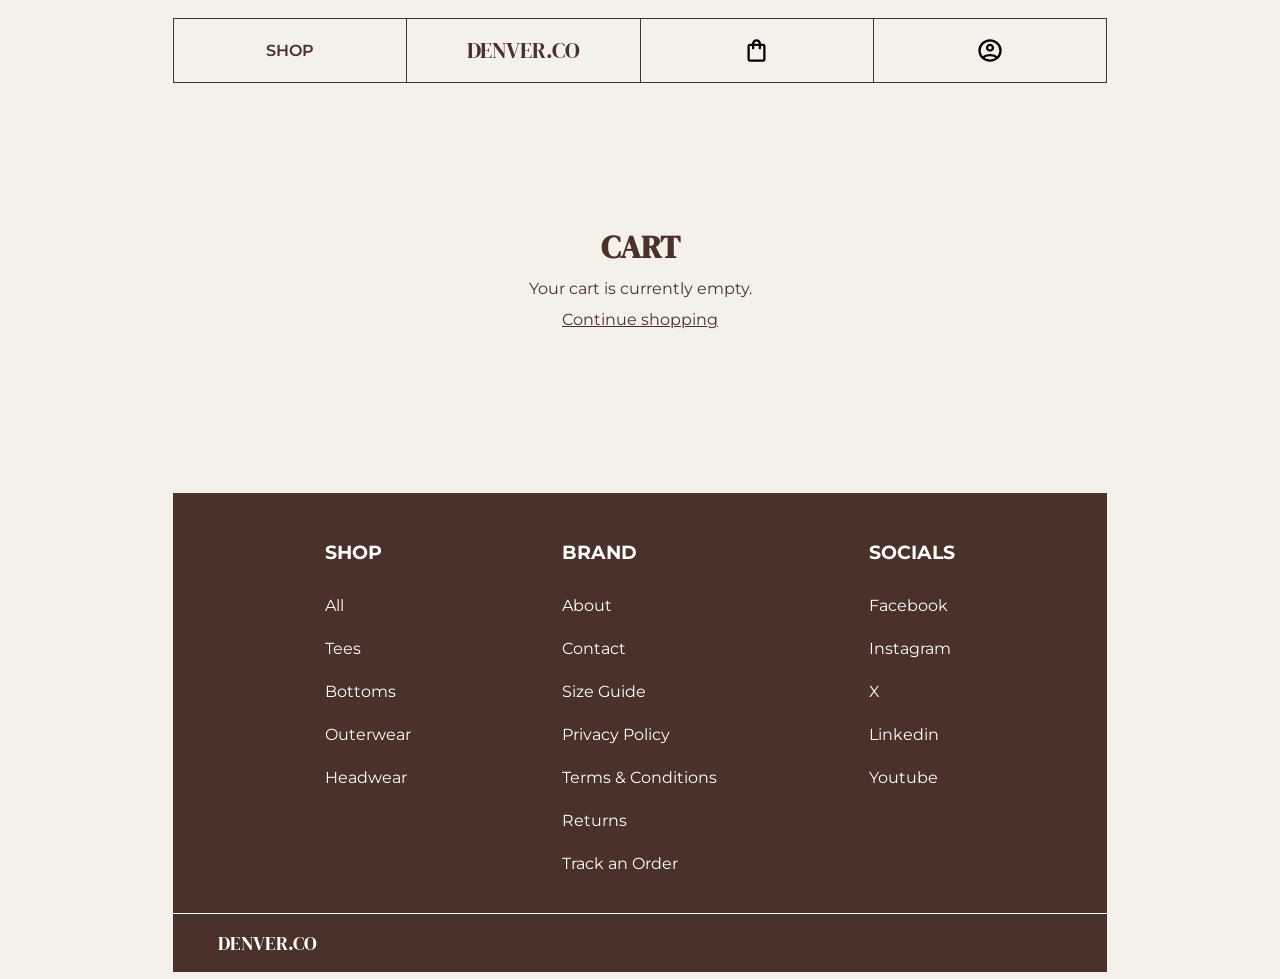
<file: cart.html>
<!DOCTYPE html>
<html lang="en">

<head>
  <meta charset="UTF-8">
  <meta name="viewport" content="width=device-width, initial-scale=1.0">
  <title>Cart - DENVER.CO</title>

  <!-- GOOGLE FONTS -->
  <!-- DM Serif Display -->
  <link rel="preconnect" href="https://fonts.googleapis.com">
  <link rel="preconnect" href="https://fonts.gstatic.com" crossorigin>
  <link href="https://fonts.googleapis.com/css2?family=DM+Serif+Display:ital@0;1&display=swap" rel="stylesheet">
  <!-- Montserrat -->
  <link rel="preconnect" href="https://fonts.googleapis.com">
  <link rel="preconnect" href="https://fonts.gstatic.com" crossorigin>
  <link href="https://fonts.googleapis.com/css2?family=Montserrat:ital,wght@0,100..900;1,100..900&display=swap"
    rel="stylesheet">

  <link rel="stylesheet" href="assets/css/header.css">
  <link rel="stylesheet" href="assets/css/footer.css">
  <link rel="stylesheet" href="assets/css/cart.css">
</head>

<body>
  <!----- HEADER ----->
  <header>
    <a href="shop.html" class="nav-left shop-link-header">
      <div class="shop-header">
        SHOP
      </div>
    </a>

    <a href="index.html" class="nav-inner logo-link-header">
      <div class="logo-header">
        DENVER.CO
      </div>
    </a>
    <a href="cart.html" class="nav-inner">
      <img src="assets/images/icons/cart-icon.svg" class="cart-link-header">
    </a>
    <div class="nav-right">
      <img src="assets/images/icons/account-icon.svg" class="account-link-header">
    </div>
  </header>

  <!----- MAIN ----->
  <main>
    <!----- EMPTY CART DISPLAY ----->
    <div class="js-empty-cart-container"></div>

    <!----- CART WITH PRODUCT DISPLAY ----->
    <div class="js-cart-container">
      <div class="cart-title js-cart-title"></div>

      <div class="products-n-order-summary">
        <div class="products-grid js-products-grid"></div>
        <div class="order-summary-container js-order-summary-container"></div>
      </div>
    </div>

  </main>

  <!----- FOOTER ----->
  <footer>
    <div class="sections">
      <div class="section-1">
        <h3 class="shop-section-footer">
          SHOP
        </h3>
        <p class="shop-section">
          All
        </p>
        <p class="shop-section">
          Tees
        </p>
        <p class="shop-section">
          Bottoms
        </p>
        <p class="shop-section">
          Outerwear
        </p>
        <p class="shop-section">
          Headwear
        </p>
      </div>

      <div class="section-2">
        <h3 class="brand-section-footer">
          BRAND
        </h3>
        <p class="brand-section">
          About
        </p>
        <p class="brand-section">
          Contact
        </p>
        <p class="brand-section">
          Size Guide
        </p>
        <p class="brand-section">
          Privacy Policy
        </p>
        <p class="brand-section">
          Terms & Conditions
        </p>
        <p class="brand-section">
          Returns
        </p>
        <p class="brand-section">
          Track an Order
        </p>
      </div>

      <div class="section-3">
        <h3 class="socials-section-footer">
          SOCIALS
        </h3>
        <p class="socials-section">
          Facebook
        </p>
        <p class="socials-section">
          Instagram
        </p>
        <p class="socials-section">
          X
        </p>
        <p class="socials-section">
          Linkedin
        </p>
        <p class="socials-section">
          Youtube
        </p>
      </div>
    </div>
    <div class="logo-footer">
      DENVER.CO
    </div>
  </footer>

  <script type="module" src="assets/js/cart.js"></script>
</body>

</html>
</file>
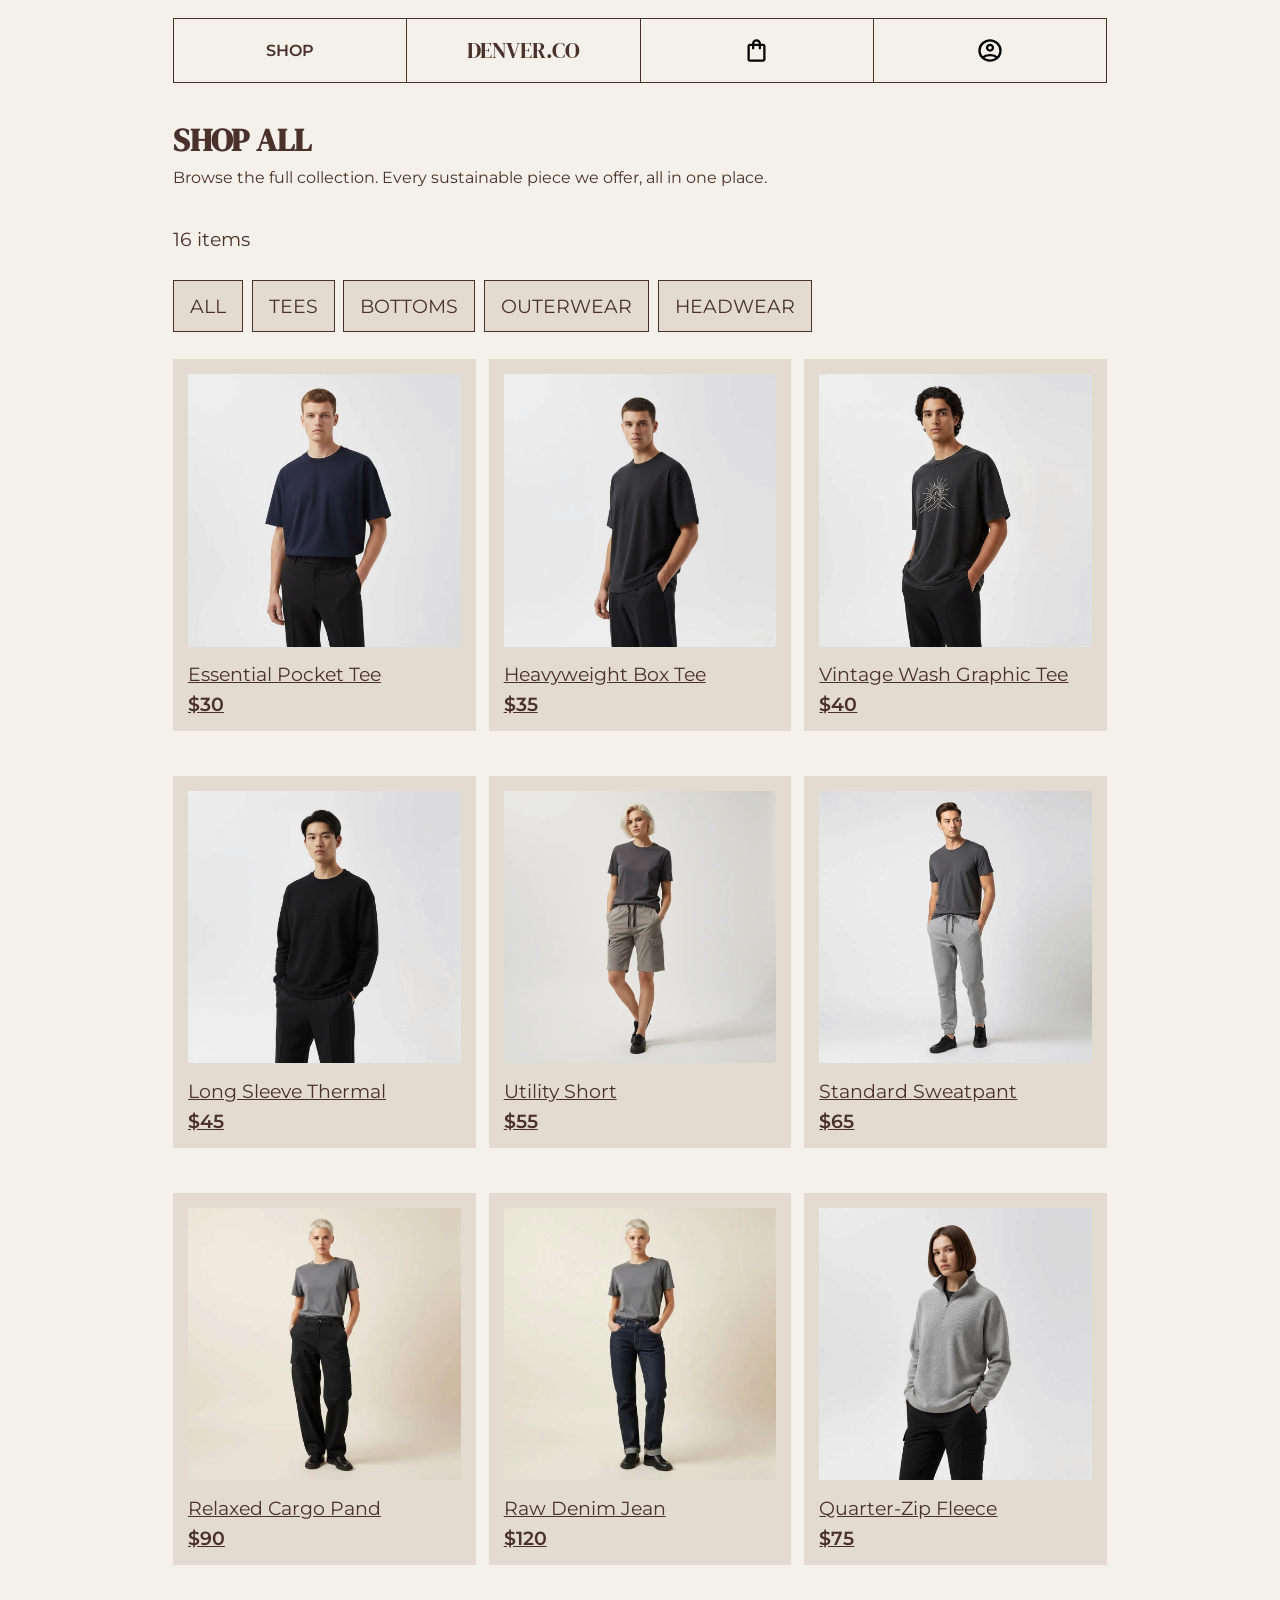
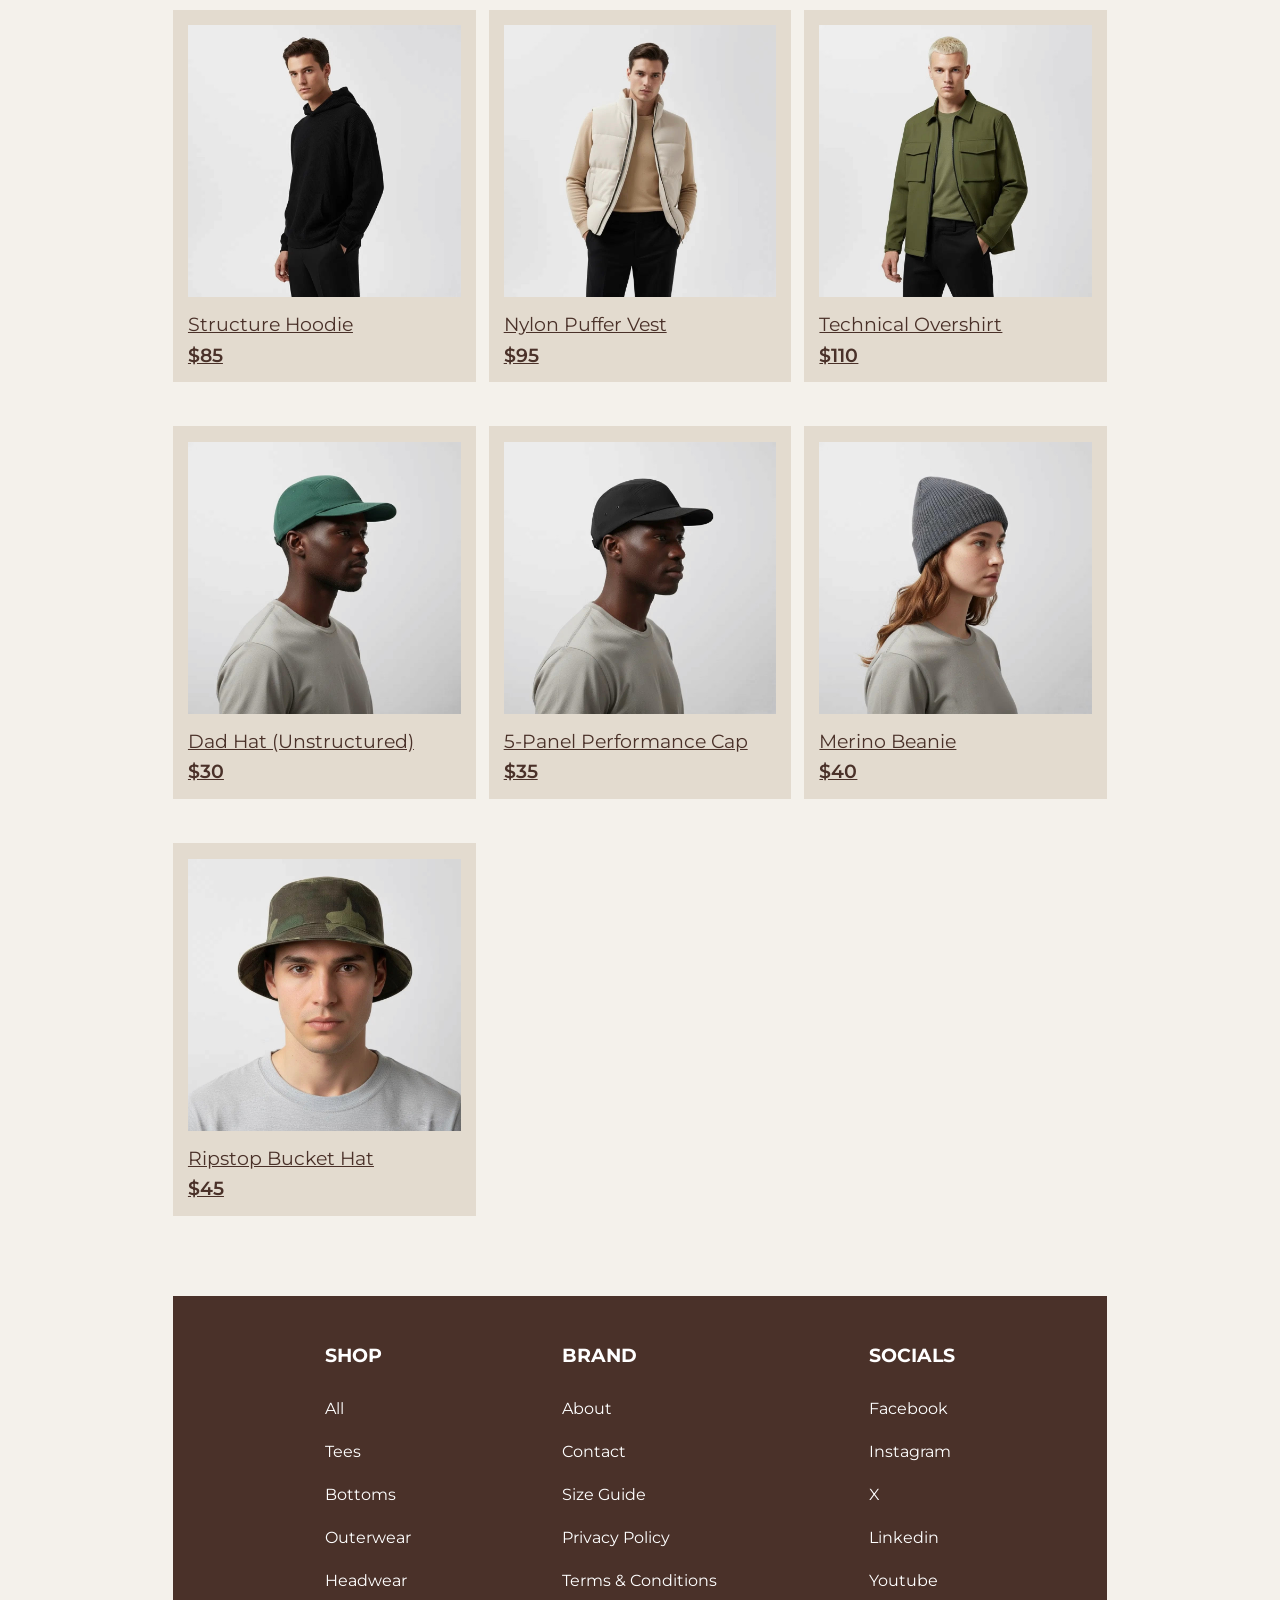
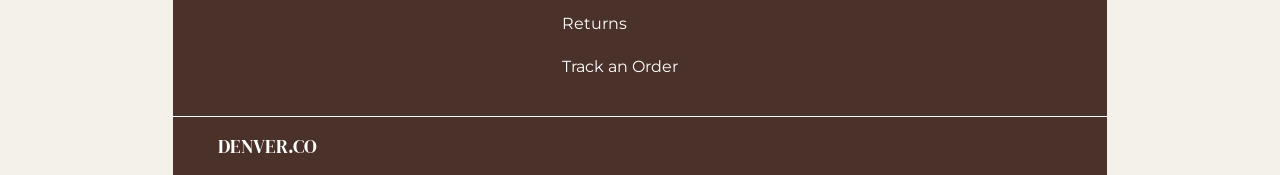
<file: shop.html>
<!DOCTYPE html>
<html lang="en">

<head>
  <meta charset="UTF-8">
  <meta name="viewport" content="width=device-width, initial-scale=1.0">
  <title>SHOP</title>

  <!-- GOOGLE FONTS -->
  <!-- DM Serif Display -->
  <link rel="preconnect" href="https://fonts.googleapis.com">
  <link rel="preconnect" href="https://fonts.gstatic.com" crossorigin>
  <link href="https://fonts.googleapis.com/css2?family=DM+Serif+Display:ital@0;1&display=swap" rel="stylesheet">
  <!-- Montserrat -->
  <link rel="preconnect" href="https://fonts.googleapis.com">
  <link rel="preconnect" href="https://fonts.gstatic.com" crossorigin>
  <link href="https://fonts.googleapis.com/css2?family=Montserrat:ital,wght@0,100..900;1,100..900&display=swap"
    rel="stylesheet">

  <link rel="stylesheet" href="assets/css/header.css">
  <link rel="stylesheet" href="assets/css/footer.css">
  <link rel="stylesheet" href="assets/css/shop.css">
</head>

<body>
  <!----- HEADER ----->
  <header>
    <a href="shop.html" class="nav-left shop-link-header">
      <div class="shop-header">
        SHOP
      </div>
    </a>

    <a href="index.html" class="nav-inner logo-link-header">
      <div class="logo-header">
        DENVER.CO
      </div>
    </a>
    <a href="cart.html" class="nav-inner">
      <img src="assets/images/icons/cart-icon.svg" class="cart-link-header">
    </a>
    <div class="nav-right">
      <img src="assets/images/icons/account-icon.svg" class="account-link-header">
    </div>
  </header>

  <!----- MAIN ----->
  <main>

    <!----- PRODUCTS TITLE ----->
    <div class="js-clothes-title">
    </div>

    <!----- ITEMS ----->
    <p class="total-products js-total-products">
    </p>

    <!----- PRODUCT SELECTION BUTTON SECTION ----->
    <div>
      <button class="select-clothes-button js-all-button">
        ALL
      </button>
      <button class="select-clothes-button js-tees-button">
        TEES
      </button>
      <button class="select-clothes-button js-bottoms-button">
        BOTTOMS
      </button>
      <button class="select-clothes-button js-outerwear-button">
        OUTERWEAR
      </button>
      <button class="select-clothes-button js-headwear-button">
        HEADWEAR
      </button>
    </div>

    <!----- PRODUCT SECTION ----->
    <div class="product-section-grid js-product-section-grid">
    </div>
  </main>

  <!----- FOOTER ----->
  <footer>
    <div class="sections">
      <div class="section-1">
        <h3 class="shop-section-footer">
          SHOP
        </h3>
        <p class="shop-section">
          All
        </p>
        <p class="shop-section">
          Tees
        </p>
        <p class="shop-section">
          Bottoms
        </p>
        <p class="shop-section">
          Outerwear
        </p>
        <p class="shop-section">
          Headwear
        </p>
      </div>

      <div class="section-2">
        <h3 class="brand-section-footer">
          BRAND
        </h3>
        <p class="brand-section">
          About
        </p>
        <p class="brand-section">
          Contact
        </p>
        <p class="brand-section">
          Size Guide
        </p>
        <p class="brand-section">
          Privacy Policy
        </p>
        <p class="brand-section">
          Terms & Conditions
        </p>
        <p class="brand-section">
          Returns
        </p>
        <p class="brand-section">
          Track an Order
        </p>
      </div>

      <div class="section-3">
        <h3 class="socials-section-footer">
          SOCIALS
        </h3>
        <p class="socials-section">
          Facebook
        </p>
        <p class="socials-section">
          Instagram
        </p>
        <p class="socials-section">
          X
        </p>
        <p class="socials-section">
          Linkedin
        </p>
        <p class="socials-section">
          Youtube
        </p>
      </div>
    </div>
    <div class="logo-footer">
      DENVER.CO
    </div>
  </footer>
  <script type="module" src="assets/js/shop.js"></script>
</body>

</html>
</file>
<file: assets/css/header.css>
header {
  position: sticky;
  top: 2%;
  background: rgb(244 241 235);

  display: flex;
  justify-content: center;
}

.nav-left,
.nav-inner,
.nav-right {
  display: flex;
  justify-content: center;
  align-items: center;
  padding: 1rem 0.6rem;
  width: 100%;
  border: solid;
  border-width: 1px 1px 1px 0;
}

.nav-left {
  border-left-width: 1px;
}

.logo-link-header {
  text-decoration: none;
}

.logo-header {
  font-family: 'DM Serif Display', sans-serif;
  font-size: 1.4rem;
}

.shop-link-header {
  text-decoration: none;
}

.shop-header {
  font-weight: 600;
  font-size: 1rem;
}

.cart-link-header,
.account-link-header {
  object-fit: cover;
  object-position: center;
  height: 1.7rem;
  width: 1.7rem;
}

/*----- TABLET & UP -----*/
@media (min-width: 768px) {}
</file>
<file: assets/css/footer.css>
/*----- FOOTER -----*/
footer {
  margin-top: 4rem;
  background-color: rgb(74 49 41);
  padding: 0 6%;
}

.shop-section-footer,
.brand-section-footer,
.socials-section-footer {
  color: white;
  padding: 3rem 0 2rem 0;
}

.shop-section,
.brand-section,
.socials-section {
  color: white;
  padding-bottom: 1.5rem;
}

.logo-footer {
  margin-top: 1rem;
  font-family: 'DM Serif Display', sans-serif;
  font-size: 1.2rem;
  color: white;
  border-top: solid;
  border-top-width: 1px;
  border-top-color: white;
  padding: 6% 0;
}

/* tablet and up*/
@media (min-width: 768px) {}

/* desktop */
@media (min-width: 1024px) {
  footer {
    padding: 0 0;
    display: flex;
    flex-direction: column;
  }

  .sections {
    display: flex;
    flex-direction: row;
    justify-content:space-evenly;
  }

  .logo-footer {
    padding: 1rem 2.8rem;
  }
}
</file>
<file: assets/css/cart.css>
/*----- RESET THE DEFAULT VALUE FOR EVERY ELEMENT -----*/
* {
  margin: 0;
  padding: 0;
  font-family: 'Montserrat', sans-serif;
  color: rgb(74 49 41);
}

/*----- BODY'S DEFAULT VALUE -----*/
body {
  padding: 0 6% 2% 6%;
  background-color: rgb(244 241 235);
}

/*----- EMPTY BAG STYLES -----*/
.empty-cart-container {
  width: 100%;
  display: flex;
  flex-direction: column;
  align-items: center;
  margin-bottom: 10rem;
}

.empty-cart-title {
  font-family: 'DM Serif Display', sans-serif;
  margin-top: 10rem;
}

.empty-cart-description-text {
  margin-top: 0.6rem;
}

.empty-shop-link {
  margin-top: 0.6rem;
  padding: 0.2rem 0.6rem;
}

/*----- BAG WITH PRODUCT/S STYLES -----*/
.shopping-bag-title {
  margin-top: 4rem;
  text-align: center;
}

.product-container {
  display: flex;
  flex-direction: row;
  justify-content: center;
  width: 100%;
  margin-top: 1.5rem;
  background-color: rgb(227 219 207);
  padding: 1rem 0;
  height: fit-content;
}

.row-1-product-container {
  flex-direction: column;
  width: 80%;
}

.product-image-container {
  margin-right: 0.8rem;
}

.product-image {
  width: 100%;
}

.product-name {
  margin-top: 0.3rem;
  font-family: 'DM Serif Display', sans-serif;
}

.delete-icon {
  cursor: pointer;
}

.size-text {
  margin-top: 3rem;
  text-align: center;
}

.button-container {
  display: flex;
  flex-direction: column;
  margin-top: 1rem;
}

.add-button,
.subtract-button {
  font-size: 1.3rem;
  text-align: center;
  height: 1.6rem;
  width: 1.6rem;
  border: solid;
  border-width: 1px;
  background-color: rgb(244 241 235);
  cursor: pointer;
}

.quantity-input {
  text-align: center;
  border: solid;
  height: 1.6rem;
  width: 1.6rem;
  border-width: 0 1px;
  text-align: center;
  background-color: rgb(244 241 235);
}

.order-summary-container {
  background-color: rgb(227 219 207);
  margin-top: 3rem;
  padding: 2rem 2.5rem;
  border: solid;
  border-width: 1px;
  height: 100%;
}

.order-summary-title {
  font-family: 'DM Serif Display', sans-serif;
}

.subtotal-container,
.shipping-container {
  margin-top: 1.6rem;
  display: flex;
  justify-content: space-between;
}

.shipping-container {
  margin-top: 1rem;
  padding-bottom: 1.6rem;
  border: solid;
  border-width: 0 0 1px 0;
}

.total-container {
  margin-top: 1.6rem;
  display: flex;
  justify-content: space-between;
}

.checkout-button {
  width: 100%;
  height: 2.5rem;
  margin-top: 3.5rem;
  font-size: 15px;
  font-weight: 700;
  background-color: rgb(244 241 235);
  border: solid;
  border-width: 1px;
  cursor: pointer;
}

/*----- TABLET AND UP -----*/
@media (min-width: 768px) {}

/*----- DESKTOP -----*/
@media (min-width: 1024px) {

  /*----- BODY'S DEFAULT VALUE -----*/
  body {
    padding: 0 13.5% 0.6% 13.5%;
  }

  /*----- MAIN SECTION -----*/
  .cart-title {
    font-size: 25px;
    margin-bottom: 2rem;
  }

  .products-n-order-summary {
    display: flex;
    justify-content: space-between;
  }

  .products-grid {
    display: grid;
    grid-template-columns: repeat(3, 1fr);
    gap: 0.8rem;
  }

  .product-container {
    width: 20rem;
    margin-top: 0;
  }

  .order-summary-container {
    margin-top: 0;
  }
}
</file>
<file: assets/css/shop.css>
/*----- RESET THE DEFAULT VALUE FOR EVERY ELEMENT -----*/
* {
  margin: 0;
  padding: 0;
  font-family: 'Montserrat', sans-serif;
  color: rgb(74 49 41);
}

/*----- BODY'S DEFAULT VALUE -----*/
body {
  padding: 0 6% 2% 6%;
  background-color: rgb(244 241 235);
}

.clothes-header {
  margin-top: 3.3rem;
  margin-bottom: 0.4rem;
  font-family: 'DM Serif Display', sans-serif;
}

.clothes-sub-header {
  margin-bottom: 2.5rem;
}

.total-products {
  margin-bottom: 1.8rem;
  font-size: 1.2rem;
}

.select-clothes-button {
  border: solid;
  border-width: 1px;
  font-size: 1.2rem;
  padding: 0.8rem 1rem;
  margin-right: 0.3rem;
  margin-bottom: 0.7rem;
  background-color: rgb(227 219 207);
  cursor: pointer;
}

.product-container {
  display: flex;
  flex-direction: column;
  margin-top: 1rem;
  margin-bottom: 1rem;
  background-color: rgb(227 219 207);
  cursor: pointer;
}

.product-image-container {
  display: flex;
  justify-content: center;
  margin: 5%;
}

.product-image {
  object-fit: cover;
  object-position: center;
  width: 100%;
}

.product-name {
  background-color: rgb(227 219 207);
  font-size: 1.2rem;
  margin-bottom: 1rem;
  margin: 0 5% 2% 5%;
}

.product-price {
  background-color: rgb(227 219 207);
  font-weight: 600;
  font-size: 1.2rem;
  margin: 0 5% 5% 5%;
}

/*----- DESKTOP -----*/
@media (min-width: 1024px) {

  /*----- BODY'S DEFAULT VALUE -----*/
  body {
    padding: 0 13.5%;
  }

  /*----- PRODUCT SECTION -----*/
  .product-section-grid {
    display: grid;
    grid-template-columns: repeat(3, 1fr);
    place-items: center;
    gap: 0.8rem;
  }
}
</file>
